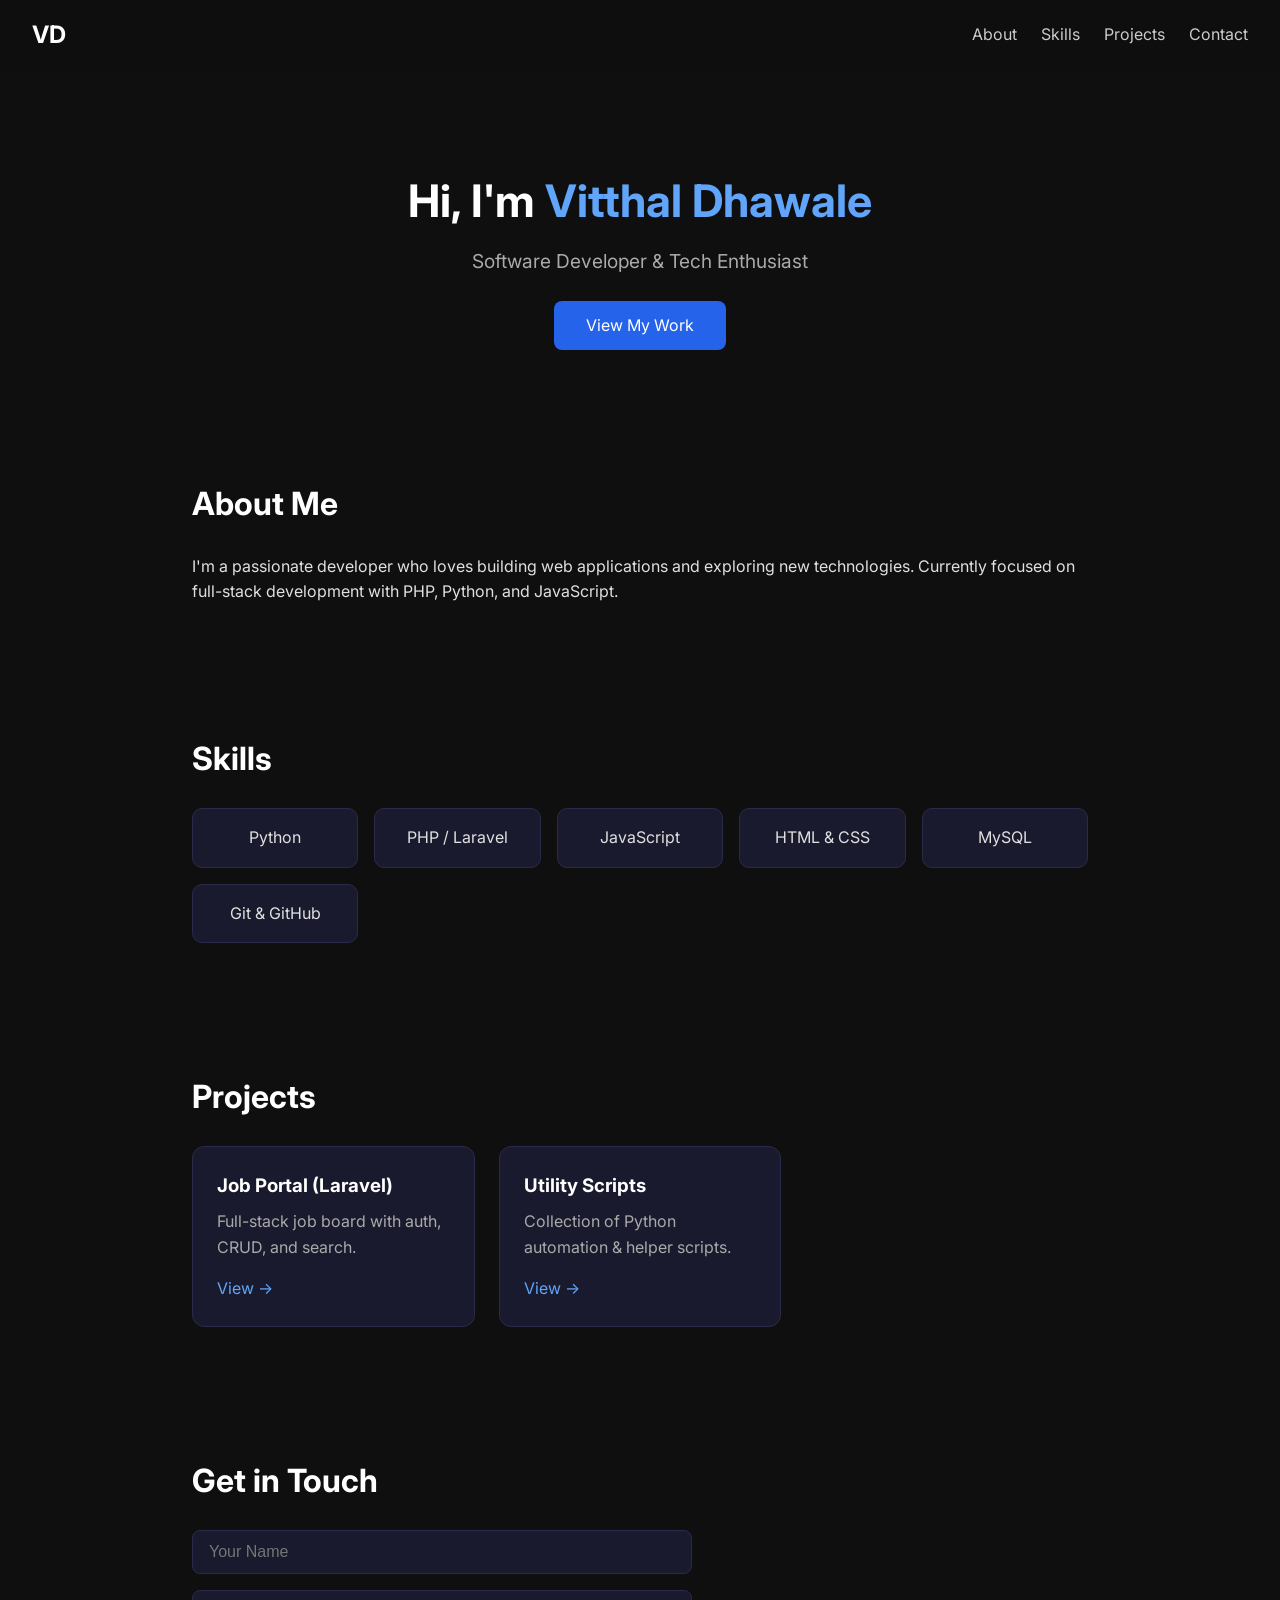
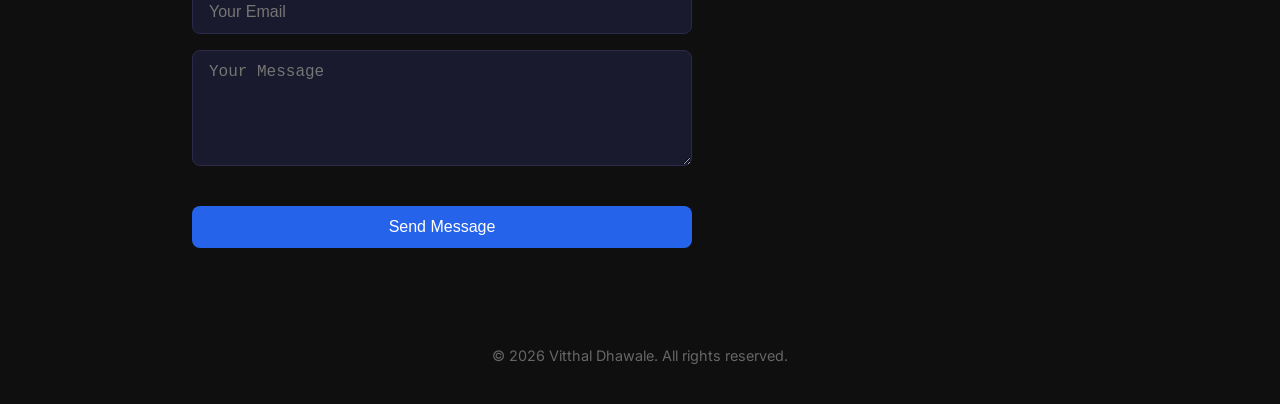
<file: index.html>
<!DOCTYPE html>
<html lang="en">
<head>
    <meta charset="UTF-8">
    <meta name="viewport" content="width=device-width, initial-scale=1.0">
    <title>Vitthal Dhawale – Portfolio</title>
    <link rel="stylesheet" href="css/style.css">
    <link rel="preconnect" href="https://fonts.googleapis.com">
    <link href="https://fonts.googleapis.com/css2?family=Inter:wght@400;600;700&display=swap" rel="stylesheet">
</head>
<body>
    <header>
        <nav class="navbar">
            <a href="#" class="logo">VD</a>
            <ul class="nav-links">
                <li><a href="#about">About</a></li>
                <li><a href="#skills">Skills</a></li>
                <li><a href="#projects">Projects</a></li>
                <li><a href="#contact">Contact</a></li>
            </ul>
            <button class="menu-toggle" aria-label="Toggle menu">☰</button>
        </nav>
    </header>
    <main>
        <section id="hero">
            <h1>Hi, I'm <span class="accent">Vitthal Dhawale</span></h1>
            <p class="subtitle">Software Developer & Tech Enthusiast</p>
            <a href="#projects" class="cta-btn">View My Work</a>
        </section>
        <section id="about">
            <h2>About Me</h2>
            <p>I'm a passionate developer who loves building web applications
               and exploring new technologies. Currently focused on full-stack
               development with PHP, Python, and JavaScript.</p>
        </section>
        <section id="skills">
            <h2>Skills</h2>
            <div class="skills-grid">
                <div class="skill-card">Python</div>
                <div class="skill-card">PHP / Laravel</div>
                <div class="skill-card">JavaScript</div>
                <div class="skill-card">HTML & CSS</div>
                <div class="skill-card">MySQL</div>
                <div class="skill-card">Git & GitHub</div>
            </div>
        </section>
        <section id="projects">
            <h2>Projects</h2>
            <div class="project-grid">
                <article class="project-card">
                    <h3>Job Portal (Laravel)</h3>
                    <p>Full-stack job board with auth, CRUD, and search.</p>
                    <a href="https://github.com/vitthaldhawale/vd56-lab01">View →</a>
                </article>
                <article class="project-card">
                    <h3>Utility Scripts</h3>
                    <p>Collection of Python automation & helper scripts.</p>
                    <a href="https://github.com/vitthaldhawale/vd56-repo01">View →</a>
                </article>
            </div>
        </section>
        <section id="contact">
            <h2>Get in Touch</h2>
            <form id="contact-form">
                <input type="text" name="name" placeholder="Your Name" required>
                <input type="email" name="email" placeholder="Your Email" required>
                <textarea name="message" placeholder="Your Message" rows="5" required></textarea>
                <button type="submit" class="cta-btn">Send Message</button>
            </form>
        </section>
    </main>
    <footer>
        <p>&copy; 2026 Vitthal Dhawale. All rights reserved.</p>
    </footer>
    <script src="js/main.js"></script>
</body>
</html>
</file>
<file: css/style.css>
/* === Reset & Base === */
*, *::before, *::after { margin: 0; padding: 0; box-sizing: border-box; }

body {
    font-family: 'Inter', Arial, sans-serif;
    line-height: 1.6;
    color: #e0e0e0;
    background: #0f0f0f;
}

a { color: #60a5fa; text-decoration: none; }
a:hover { text-decoration: underline; }

/* === Navbar === */
.navbar {
    display: flex;
    justify-content: space-between;
    align-items: center;
    padding: 1rem 2rem;
    background: rgba(15,15,15,0.85);
    backdrop-filter: blur(10px);
    position: sticky;
    top: 0;
    z-index: 100;
}
.logo { font-size: 1.5rem; font-weight: 700; color: #fff; }
.nav-links { list-style: none; display: flex; gap: 1.5rem; }
.nav-links a { color: #ccc; transition: color 0.2s; }
.nav-links a:hover { color: #60a5fa; text-decoration: none; }
.menu-toggle { display: none; background: none; border: none; color: #fff; font-size: 1.5rem; cursor: pointer; }

/* === Hero === */
#hero {
    text-align: center;
    padding: 6rem 2rem 4rem;
}
#hero h1 { font-size: 2.8rem; color: #fff; }
.accent { color: #60a5fa; }
.subtitle { font-size: 1.2rem; margin-top: 0.5rem; color: #aaa; }
.cta-btn {
    display: inline-block;
    margin-top: 1.5rem;
    padding: 0.75rem 2rem;
    background: #2563eb;
    color: #fff;
    border: none;
    border-radius: 8px;
    font-size: 1rem;
    cursor: pointer;
    transition: background 0.2s, transform 0.15s;
}
.cta-btn:hover { background: #1d4ed8; text-decoration: none; transform: translateY(-2px); }

/* === Sections === */
section { padding: 4rem 2rem; max-width: 960px; margin: 0 auto; }
section h2 { font-size: 2rem; margin-bottom: 1.5rem; color: #fff; }

/* === Skills === */
.skills-grid {
    display: grid;
    grid-template-columns: repeat(auto-fill, minmax(150px, 1fr));
    gap: 1rem;
}
.skill-card {
    background: #1a1a2e;
    padding: 1rem;
    border-radius: 10px;
    text-align: center;
    border: 1px solid #2a2a4a;
    transition: transform 0.2s, border-color 0.2s;
}
.skill-card:hover { transform: translateY(-3px); border-color: #60a5fa; }

/* === Projects === */
.project-grid { display: grid; grid-template-columns: repeat(auto-fill, minmax(280px, 1fr)); gap: 1.5rem; }
.project-card {
    background: #1a1a2e;
    padding: 1.5rem;
    border-radius: 12px;
    border: 1px solid #2a2a4a;
    transition: transform 0.2s, box-shadow 0.2s;
}
.project-card:hover { transform: translateY(-4px); box-shadow: 0 8px 30px rgba(96,165,250,0.15); }
.project-card h3 { color: #fff; margin-bottom: 0.5rem; }
.project-card p { color: #aaa; margin-bottom: 1rem; }

/* === Contact === */
#contact-form { display: flex; flex-direction: column; gap: 1rem; max-width: 500px; }
#contact-form input, #contact-form textarea {
    padding: 0.75rem 1rem;
    background: #1a1a2e;
    border: 1px solid #2a2a4a;
    border-radius: 8px;
    color: #e0e0e0;
    font-size: 1rem;
}
#contact-form input:focus, #contact-form textarea:focus { outline: none; border-color: #60a5fa; }

/* === Footer === */
footer { text-align: center; padding: 2rem; color: #666; font-size: 0.9rem; }

/* === Responsive === */
@media (max-width: 768px) {
    .nav-links { display: none; }
    .menu-toggle { display: block; }
    #hero h1 { font-size: 2rem; }
    .skills-grid { grid-template-columns: repeat(2, 1fr); }
}
</file>
